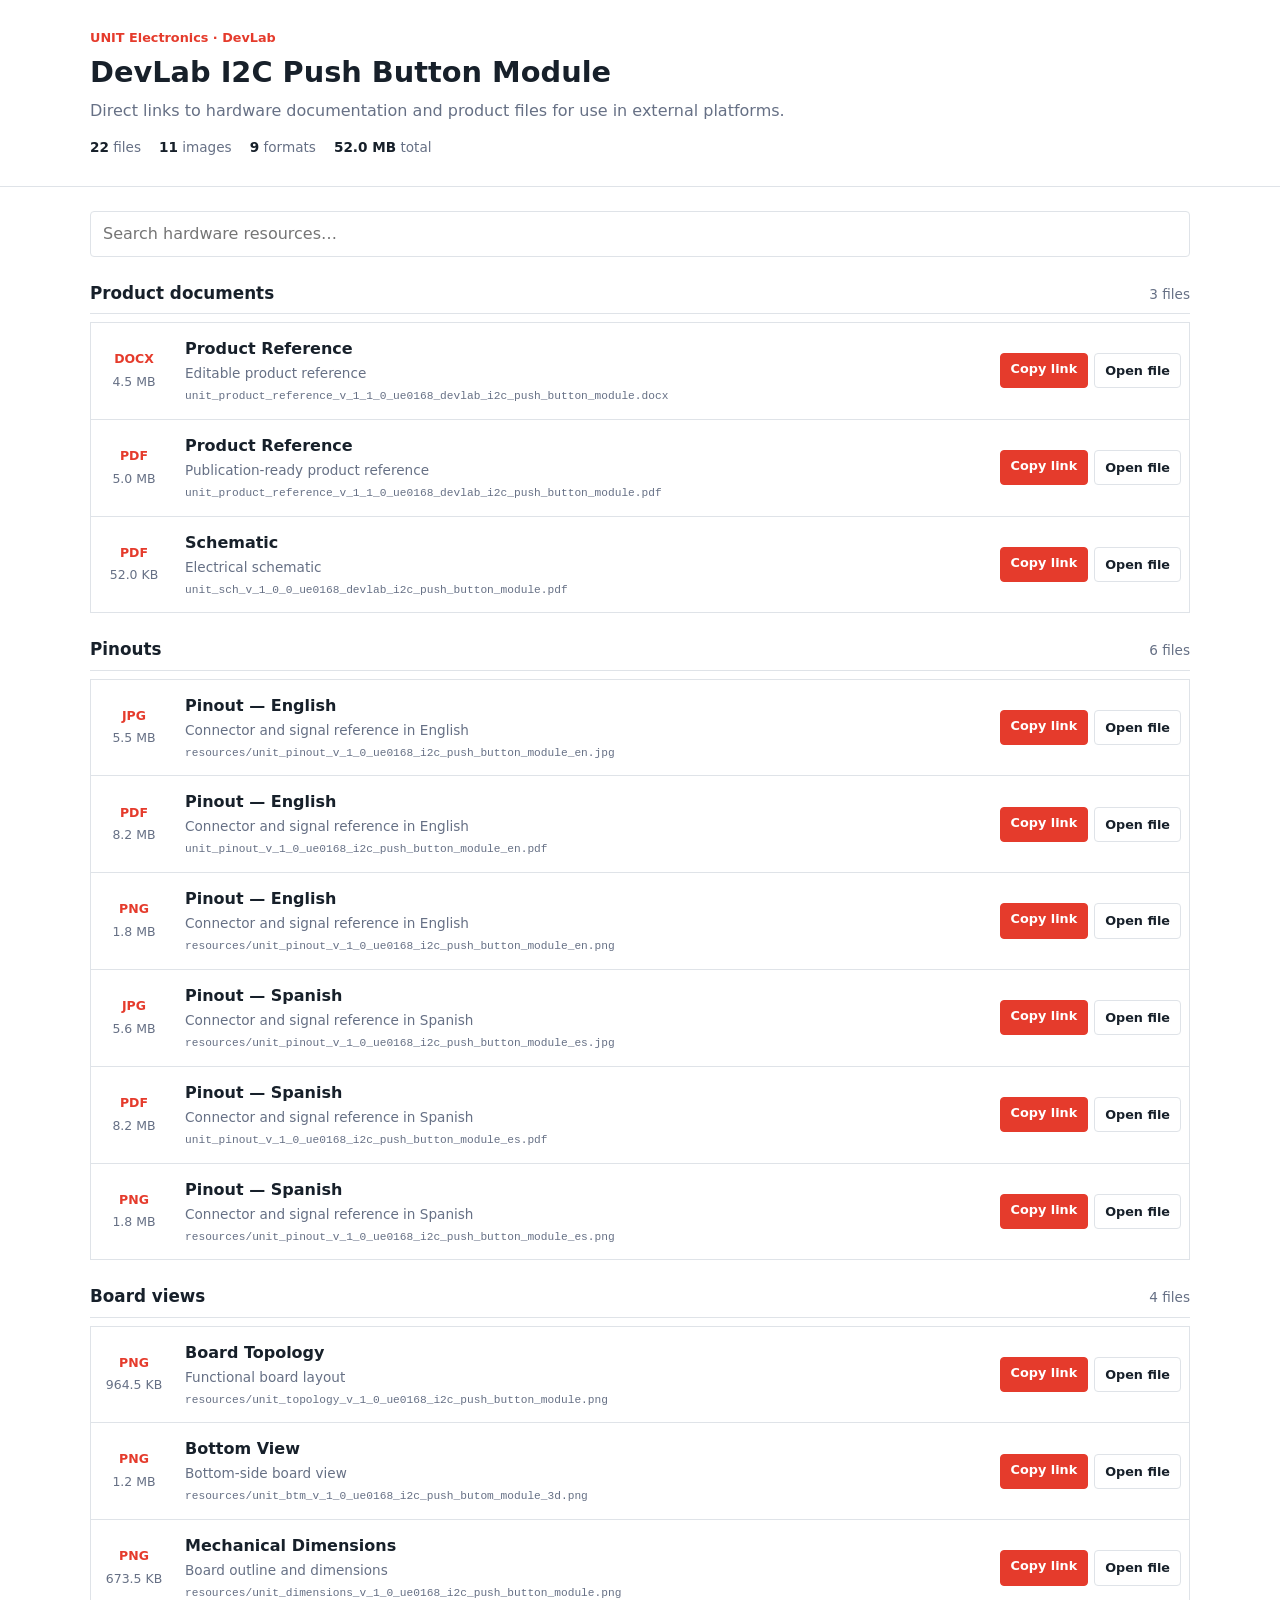
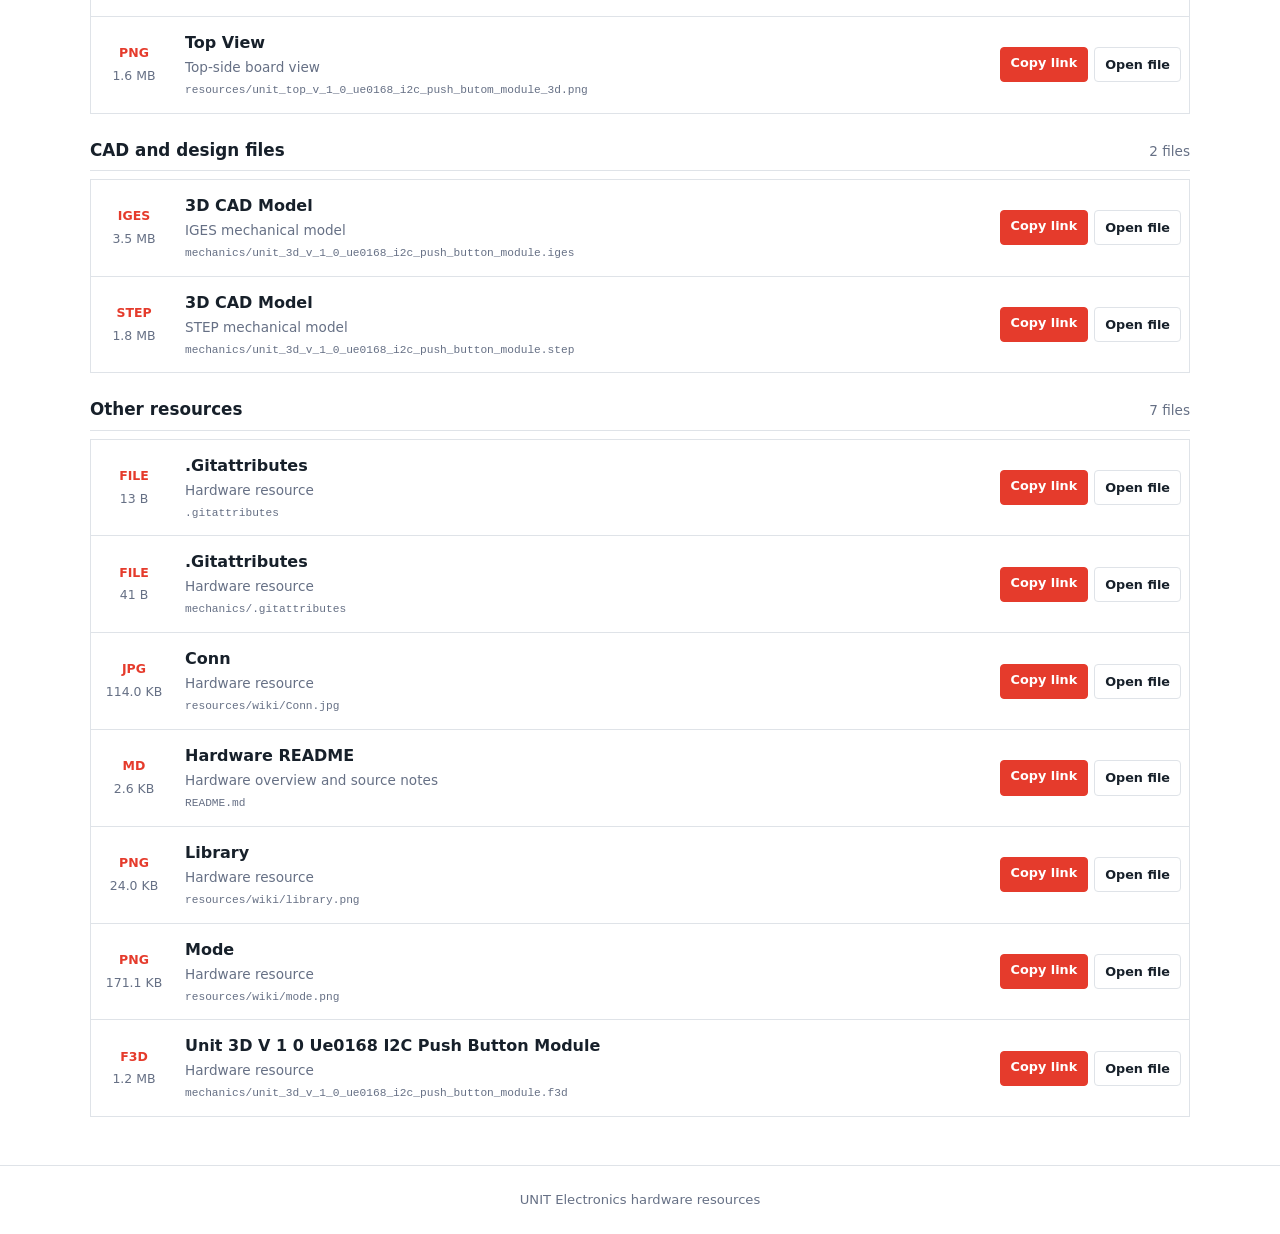
<file: docs/index.html>
<!DOCTYPE html>
<html lang="en">
<head>
  <base href="hardware/">
  <meta charset="UTF-8">
  <meta name="viewport" content="width=device-width, initial-scale=1.0">
  <meta name="description" content="DevLab I2C Push Button Module hardware documentation and downloads">
  <title>DevLab I2C Push Button Module | Hardware Resources</title>
  <style>
    :root {
      --ink: #17202a;
      --muted: #667085;
      --line: #dfe3e8;
      --brand: #e53b2c;
    }
    * { box-sizing: border-box; }
    body {
      margin: 0;
      color: var(--ink);
      font: 16px/1.5 Inter, ui-sans-serif, system-ui, -apple-system, sans-serif;
    }
    .site-header { border-bottom: 1px solid var(--line); }
    .header-content, main {
      width: min(1100px, calc(100% - 32px));
      margin: 0 auto;
    }
    .header-content { padding: 28px 0; }
    .eyebrow {
      margin: 0 0 4px;
      color: var(--brand);
      font-size: .8rem;
      font-weight: 700;
    }
    h1 { margin: 0; font-size: 1.8rem; }
    .subtitle { margin: 5px 0 0; color: var(--muted); }
    .summary {
      display: flex;
      flex-wrap: wrap;
      gap: 18px;
      margin-top: 14px;
      color: var(--muted);
      font-size: .85rem;
    }
    .summary strong { color: var(--ink); }
    main { padding: 24px 0 48px; }
    .toolbar { margin-bottom: 24px; }
    .search {
      width: 100%;
      padding: 10px 12px;
      border: 1px solid var(--line);
      border-radius: 4px;
      color: var(--ink);
      font: inherit;
    }
    .search:focus { outline: 2px solid #f6c4bf; border-color: var(--brand); }
    .resource-section { margin-top: 24px; }
    .section-heading {
      display: flex;
      align-items: baseline;
      justify-content: space-between;
      margin-bottom: 8px;
      border-bottom: 1px solid var(--line);
    }
    .section-heading h2 { margin: 0 0 7px; font-size: 1.05rem; }
    .section-heading span { color: var(--muted); font-size: .85rem; }
    .resource-list { border-top: 1px solid var(--line); }
    .resource-item {
      display: grid;
      grid-template-columns: 70px minmax(0, 1fr) auto;
      align-items: center;
      gap: 16px;
      padding: 14px 8px;
      border: 1px solid var(--line);
      border-top: 0;
    }
    .file-meta { display: grid; gap: 4px; text-align: center; }
    .file-type {
      color: var(--brand);
      font-size: .78rem;
    }
    .file-size { color: var(--muted); font-size: .78rem; }
    .resource-details { min-width: 0; }
    .resource-item h3 { margin: 0; font-size: 1rem; }
    .resource-item p {
      display: inline;
      margin: 0 8px 0 0;
      color: var(--muted);
      font-size: .85rem;
    }
    .resource-item code {
      display: block;
      overflow: hidden;
      margin-top: 3px;
      color: var(--muted);
      font-size: .7rem;
      text-overflow: ellipsis;
      white-space: nowrap;
    }
    .actions { display: flex; gap: 6px; }
    .button {
      display: inline-flex;
      justify-content: center;
      padding: 7px 10px;
      border: 1px solid var(--line);
      border-radius: 4px;
      color: var(--ink);
      background: #fff;
      cursor: pointer;
      text-decoration: none;
      font-size: .8rem;
      font-weight: 600;
      font-family: inherit;
    }
    .button:hover { border-color: #aeb4bd; }
    .button.primary { color: #fff; border-color: var(--brand); background: var(--brand); }
    .empty-state { display: none; padding: 32px 0; color: var(--muted); text-align: center; }
    footer { padding: 24px 16px; border-top: 1px solid var(--line); color: var(--muted); text-align: center; font-size: .82rem; }
    [hidden] { display: none !important; }
    .visually-hidden {
      position: absolute;
      width: 1px;
      height: 1px;
      padding: 0;
      margin: -1px;
      overflow: hidden;
      clip: rect(0, 0, 0, 0);
      white-space: nowrap;
      border: 0;
    }
    @media (max-width: 680px) {
      .resource-item { grid-template-columns: 52px minmax(0, 1fr); }
      .actions { grid-column: 1 / -1; padding-left: 68px; }
    }
  </style>
</head>
<body>
  <header class="site-header">
    <div class="header-content">
      <p class="eyebrow">UNIT Electronics · DevLab</p>
      <h1>DevLab I2C Push Button Module</h1>
      <p class="subtitle">Direct links to hardware documentation and product files for use in external platforms.</p>
      <div class="summary" aria-label="Resource summary">
        <span><strong>22</strong> files</span>
        <span><strong>11</strong> images</span>
        <span><strong>9</strong> formats</span>
        <span><strong>52.0 MB</strong> total</span>
      </div>
    </div>
  </header>
  <main>
    <div class="toolbar">
      <label for="resource-search" class="visually-hidden">Search hardware resources</label>
      <input id="resource-search" class="search" type="search" placeholder="Search hardware resources…" autocomplete="off">
    </div>

      <section class="resource-section">
        <div class="section-heading">
          <h2>Product documents</h2>
          <span>3 files</span>
        </div>
        <div class="resource-list">
        <article class="resource-item" data-search="product reference unit_product_reference_v_1_1_0_ue0168_devlab_i2c_push_button_module.docx editable product reference">
          <div class="file-meta">
            <strong class="file-type">DOCX</strong>
            <span class="file-size">4.5 MB</span>
          </div>
          <div class="resource-details">
            <h3>Product Reference</h3>
            <p>Editable product reference</p>
            <code title="unit_product_reference_v_1_1_0_ue0168_devlab_i2c_push_button_module.docx">unit_product_reference_v_1_1_0_ue0168_devlab_i2c_push_button_module.docx</code>
          </div>
          <div class="actions">
            <button class="button primary copy-link" type="button" data-url="unit_product_reference_v_1_1_0_ue0168_devlab_i2c_push_button_module.docx">Copy link</button>
            <a class="button" href="unit_product_reference_v_1_1_0_ue0168_devlab_i2c_push_button_module.docx" target="_blank" rel="noopener">Open file</a>
          </div>
        </article>

        <article class="resource-item" data-search="product reference unit_product_reference_v_1_1_0_ue0168_devlab_i2c_push_button_module.pdf publication-ready product reference">
          <div class="file-meta">
            <strong class="file-type">PDF</strong>
            <span class="file-size">5.0 MB</span>
          </div>
          <div class="resource-details">
            <h3>Product Reference</h3>
            <p>Publication-ready product reference</p>
            <code title="unit_product_reference_v_1_1_0_ue0168_devlab_i2c_push_button_module.pdf">unit_product_reference_v_1_1_0_ue0168_devlab_i2c_push_button_module.pdf</code>
          </div>
          <div class="actions">
            <button class="button primary copy-link" type="button" data-url="unit_product_reference_v_1_1_0_ue0168_devlab_i2c_push_button_module.pdf">Copy link</button>
            <a class="button" href="unit_product_reference_v_1_1_0_ue0168_devlab_i2c_push_button_module.pdf" target="_blank" rel="noopener">Open file</a>
          </div>
        </article>

        <article class="resource-item" data-search="schematic unit_sch_v_1_0_0_ue0168_devlab_i2c_push_button_module.pdf electrical schematic">
          <div class="file-meta">
            <strong class="file-type">PDF</strong>
            <span class="file-size">52.0 KB</span>
          </div>
          <div class="resource-details">
            <h3>Schematic</h3>
            <p>Electrical schematic</p>
            <code title="unit_sch_v_1_0_0_ue0168_devlab_i2c_push_button_module.pdf">unit_sch_v_1_0_0_ue0168_devlab_i2c_push_button_module.pdf</code>
          </div>
          <div class="actions">
            <button class="button primary copy-link" type="button" data-url="unit_sch_v_1_0_0_ue0168_devlab_i2c_push_button_module.pdf">Copy link</button>
            <a class="button" href="unit_sch_v_1_0_0_ue0168_devlab_i2c_push_button_module.pdf" target="_blank" rel="noopener">Open file</a>
          </div>
        </article>
        </div>
      </section>
      <section class="resource-section">
        <div class="section-heading">
          <h2>Pinouts</h2>
          <span>6 files</span>
        </div>
        <div class="resource-list">
        <article class="resource-item" data-search="pinout — english resources/unit_pinout_v_1_0_ue0168_i2c_push_button_module_en.jpg connector and signal reference in english">
          <div class="file-meta">
            <strong class="file-type">JPG</strong>
            <span class="file-size">5.5 MB</span>
          </div>
          <div class="resource-details">
            <h3>Pinout — English</h3>
            <p>Connector and signal reference in English</p>
            <code title="resources/unit_pinout_v_1_0_ue0168_i2c_push_button_module_en.jpg">resources/unit_pinout_v_1_0_ue0168_i2c_push_button_module_en.jpg</code>
          </div>
          <div class="actions">
            <button class="button primary copy-link" type="button" data-url="resources/unit_pinout_v_1_0_ue0168_i2c_push_button_module_en.jpg">Copy link</button>
            <a class="button" href="resources/unit_pinout_v_1_0_ue0168_i2c_push_button_module_en.jpg" target="_blank" rel="noopener">Open file</a>
          </div>
        </article>

        <article class="resource-item" data-search="pinout — english unit_pinout_v_1_0_ue0168_i2c_push_button_module_en.pdf connector and signal reference in english">
          <div class="file-meta">
            <strong class="file-type">PDF</strong>
            <span class="file-size">8.2 MB</span>
          </div>
          <div class="resource-details">
            <h3>Pinout — English</h3>
            <p>Connector and signal reference in English</p>
            <code title="unit_pinout_v_1_0_ue0168_i2c_push_button_module_en.pdf">unit_pinout_v_1_0_ue0168_i2c_push_button_module_en.pdf</code>
          </div>
          <div class="actions">
            <button class="button primary copy-link" type="button" data-url="unit_pinout_v_1_0_ue0168_i2c_push_button_module_en.pdf">Copy link</button>
            <a class="button" href="unit_pinout_v_1_0_ue0168_i2c_push_button_module_en.pdf" target="_blank" rel="noopener">Open file</a>
          </div>
        </article>

        <article class="resource-item" data-search="pinout — english resources/unit_pinout_v_1_0_ue0168_i2c_push_button_module_en.png connector and signal reference in english">
          <div class="file-meta">
            <strong class="file-type">PNG</strong>
            <span class="file-size">1.8 MB</span>
          </div>
          <div class="resource-details">
            <h3>Pinout — English</h3>
            <p>Connector and signal reference in English</p>
            <code title="resources/unit_pinout_v_1_0_ue0168_i2c_push_button_module_en.png">resources/unit_pinout_v_1_0_ue0168_i2c_push_button_module_en.png</code>
          </div>
          <div class="actions">
            <button class="button primary copy-link" type="button" data-url="resources/unit_pinout_v_1_0_ue0168_i2c_push_button_module_en.png">Copy link</button>
            <a class="button" href="resources/unit_pinout_v_1_0_ue0168_i2c_push_button_module_en.png" target="_blank" rel="noopener">Open file</a>
          </div>
        </article>

        <article class="resource-item" data-search="pinout — spanish resources/unit_pinout_v_1_0_ue0168_i2c_push_button_module_es.jpg connector and signal reference in spanish">
          <div class="file-meta">
            <strong class="file-type">JPG</strong>
            <span class="file-size">5.6 MB</span>
          </div>
          <div class="resource-details">
            <h3>Pinout — Spanish</h3>
            <p>Connector and signal reference in Spanish</p>
            <code title="resources/unit_pinout_v_1_0_ue0168_i2c_push_button_module_es.jpg">resources/unit_pinout_v_1_0_ue0168_i2c_push_button_module_es.jpg</code>
          </div>
          <div class="actions">
            <button class="button primary copy-link" type="button" data-url="resources/unit_pinout_v_1_0_ue0168_i2c_push_button_module_es.jpg">Copy link</button>
            <a class="button" href="resources/unit_pinout_v_1_0_ue0168_i2c_push_button_module_es.jpg" target="_blank" rel="noopener">Open file</a>
          </div>
        </article>

        <article class="resource-item" data-search="pinout — spanish unit_pinout_v_1_0_ue0168_i2c_push_button_module_es.pdf connector and signal reference in spanish">
          <div class="file-meta">
            <strong class="file-type">PDF</strong>
            <span class="file-size">8.2 MB</span>
          </div>
          <div class="resource-details">
            <h3>Pinout — Spanish</h3>
            <p>Connector and signal reference in Spanish</p>
            <code title="unit_pinout_v_1_0_ue0168_i2c_push_button_module_es.pdf">unit_pinout_v_1_0_ue0168_i2c_push_button_module_es.pdf</code>
          </div>
          <div class="actions">
            <button class="button primary copy-link" type="button" data-url="unit_pinout_v_1_0_ue0168_i2c_push_button_module_es.pdf">Copy link</button>
            <a class="button" href="unit_pinout_v_1_0_ue0168_i2c_push_button_module_es.pdf" target="_blank" rel="noopener">Open file</a>
          </div>
        </article>

        <article class="resource-item" data-search="pinout — spanish resources/unit_pinout_v_1_0_ue0168_i2c_push_button_module_es.png connector and signal reference in spanish">
          <div class="file-meta">
            <strong class="file-type">PNG</strong>
            <span class="file-size">1.8 MB</span>
          </div>
          <div class="resource-details">
            <h3>Pinout — Spanish</h3>
            <p>Connector and signal reference in Spanish</p>
            <code title="resources/unit_pinout_v_1_0_ue0168_i2c_push_button_module_es.png">resources/unit_pinout_v_1_0_ue0168_i2c_push_button_module_es.png</code>
          </div>
          <div class="actions">
            <button class="button primary copy-link" type="button" data-url="resources/unit_pinout_v_1_0_ue0168_i2c_push_button_module_es.png">Copy link</button>
            <a class="button" href="resources/unit_pinout_v_1_0_ue0168_i2c_push_button_module_es.png" target="_blank" rel="noopener">Open file</a>
          </div>
        </article>
        </div>
      </section>
      <section class="resource-section">
        <div class="section-heading">
          <h2>Board views</h2>
          <span>4 files</span>
        </div>
        <div class="resource-list">
        <article class="resource-item" data-search="board topology resources/unit_topology_v_1_0_ue0168_i2c_push_button_module.png functional board layout">
          <div class="file-meta">
            <strong class="file-type">PNG</strong>
            <span class="file-size">964.5 KB</span>
          </div>
          <div class="resource-details">
            <h3>Board Topology</h3>
            <p>Functional board layout</p>
            <code title="resources/unit_topology_v_1_0_ue0168_i2c_push_button_module.png">resources/unit_topology_v_1_0_ue0168_i2c_push_button_module.png</code>
          </div>
          <div class="actions">
            <button class="button primary copy-link" type="button" data-url="resources/unit_topology_v_1_0_ue0168_i2c_push_button_module.png">Copy link</button>
            <a class="button" href="resources/unit_topology_v_1_0_ue0168_i2c_push_button_module.png" target="_blank" rel="noopener">Open file</a>
          </div>
        </article>

        <article class="resource-item" data-search="bottom view resources/unit_btm_v_1_0_ue0168_i2c_push_butom_module_3d.png bottom-side board view">
          <div class="file-meta">
            <strong class="file-type">PNG</strong>
            <span class="file-size">1.2 MB</span>
          </div>
          <div class="resource-details">
            <h3>Bottom View</h3>
            <p>Bottom-side board view</p>
            <code title="resources/unit_btm_v_1_0_ue0168_i2c_push_butom_module_3d.png">resources/unit_btm_v_1_0_ue0168_i2c_push_butom_module_3d.png</code>
          </div>
          <div class="actions">
            <button class="button primary copy-link" type="button" data-url="resources/unit_btm_v_1_0_ue0168_i2c_push_butom_module_3d.png">Copy link</button>
            <a class="button" href="resources/unit_btm_v_1_0_ue0168_i2c_push_butom_module_3d.png" target="_blank" rel="noopener">Open file</a>
          </div>
        </article>

        <article class="resource-item" data-search="mechanical dimensions resources/unit_dimensions_v_1_0_ue0168_i2c_push_button_module.png board outline and dimensions">
          <div class="file-meta">
            <strong class="file-type">PNG</strong>
            <span class="file-size">673.5 KB</span>
          </div>
          <div class="resource-details">
            <h3>Mechanical Dimensions</h3>
            <p>Board outline and dimensions</p>
            <code title="resources/unit_dimensions_v_1_0_ue0168_i2c_push_button_module.png">resources/unit_dimensions_v_1_0_ue0168_i2c_push_button_module.png</code>
          </div>
          <div class="actions">
            <button class="button primary copy-link" type="button" data-url="resources/unit_dimensions_v_1_0_ue0168_i2c_push_button_module.png">Copy link</button>
            <a class="button" href="resources/unit_dimensions_v_1_0_ue0168_i2c_push_button_module.png" target="_blank" rel="noopener">Open file</a>
          </div>
        </article>

        <article class="resource-item" data-search="top view resources/unit_top_v_1_0_ue0168_i2c_push_butom_module_3d.png top-side board view">
          <div class="file-meta">
            <strong class="file-type">PNG</strong>
            <span class="file-size">1.6 MB</span>
          </div>
          <div class="resource-details">
            <h3>Top View</h3>
            <p>Top-side board view</p>
            <code title="resources/unit_top_v_1_0_ue0168_i2c_push_butom_module_3d.png">resources/unit_top_v_1_0_ue0168_i2c_push_butom_module_3d.png</code>
          </div>
          <div class="actions">
            <button class="button primary copy-link" type="button" data-url="resources/unit_top_v_1_0_ue0168_i2c_push_butom_module_3d.png">Copy link</button>
            <a class="button" href="resources/unit_top_v_1_0_ue0168_i2c_push_butom_module_3d.png" target="_blank" rel="noopener">Open file</a>
          </div>
        </article>
        </div>
      </section>
      <section class="resource-section">
        <div class="section-heading">
          <h2>CAD and design files</h2>
          <span>2 files</span>
        </div>
        <div class="resource-list">
        <article class="resource-item" data-search="3d cad model mechanics/unit_3d_v_1_0_ue0168_i2c_push_button_module.iges iges mechanical model">
          <div class="file-meta">
            <strong class="file-type">IGES</strong>
            <span class="file-size">3.5 MB</span>
          </div>
          <div class="resource-details">
            <h3>3D CAD Model</h3>
            <p>IGES mechanical model</p>
            <code title="mechanics/unit_3d_v_1_0_ue0168_i2c_push_button_module.iges">mechanics/unit_3d_v_1_0_ue0168_i2c_push_button_module.iges</code>
          </div>
          <div class="actions">
            <button class="button primary copy-link" type="button" data-url="mechanics/unit_3d_v_1_0_ue0168_i2c_push_button_module.iges">Copy link</button>
            <a class="button" href="mechanics/unit_3d_v_1_0_ue0168_i2c_push_button_module.iges" target="_blank" rel="noopener">Open file</a>
          </div>
        </article>

        <article class="resource-item" data-search="3d cad model mechanics/unit_3d_v_1_0_ue0168_i2c_push_button_module.step step mechanical model">
          <div class="file-meta">
            <strong class="file-type">STEP</strong>
            <span class="file-size">1.8 MB</span>
          </div>
          <div class="resource-details">
            <h3>3D CAD Model</h3>
            <p>STEP mechanical model</p>
            <code title="mechanics/unit_3d_v_1_0_ue0168_i2c_push_button_module.step">mechanics/unit_3d_v_1_0_ue0168_i2c_push_button_module.step</code>
          </div>
          <div class="actions">
            <button class="button primary copy-link" type="button" data-url="mechanics/unit_3d_v_1_0_ue0168_i2c_push_button_module.step">Copy link</button>
            <a class="button" href="mechanics/unit_3d_v_1_0_ue0168_i2c_push_button_module.step" target="_blank" rel="noopener">Open file</a>
          </div>
        </article>
        </div>
      </section>
      <section class="resource-section">
        <div class="section-heading">
          <h2>Other resources</h2>
          <span>7 files</span>
        </div>
        <div class="resource-list">
        <article class="resource-item" data-search=".gitattributes .gitattributes hardware resource">
          <div class="file-meta">
            <strong class="file-type">FILE</strong>
            <span class="file-size">13 B</span>
          </div>
          <div class="resource-details">
            <h3>.Gitattributes</h3>
            <p>Hardware resource</p>
            <code title=".gitattributes">.gitattributes</code>
          </div>
          <div class="actions">
            <button class="button primary copy-link" type="button" data-url=".gitattributes">Copy link</button>
            <a class="button" href=".gitattributes" target="_blank" rel="noopener">Open file</a>
          </div>
        </article>

        <article class="resource-item" data-search=".gitattributes mechanics/.gitattributes hardware resource">
          <div class="file-meta">
            <strong class="file-type">FILE</strong>
            <span class="file-size">41 B</span>
          </div>
          <div class="resource-details">
            <h3>.Gitattributes</h3>
            <p>Hardware resource</p>
            <code title="mechanics/.gitattributes">mechanics/.gitattributes</code>
          </div>
          <div class="actions">
            <button class="button primary copy-link" type="button" data-url="mechanics/.gitattributes">Copy link</button>
            <a class="button" href="mechanics/.gitattributes" target="_blank" rel="noopener">Open file</a>
          </div>
        </article>

        <article class="resource-item" data-search="conn resources/wiki/conn.jpg hardware resource">
          <div class="file-meta">
            <strong class="file-type">JPG</strong>
            <span class="file-size">114.0 KB</span>
          </div>
          <div class="resource-details">
            <h3>Conn</h3>
            <p>Hardware resource</p>
            <code title="resources/wiki/Conn.jpg">resources/wiki/Conn.jpg</code>
          </div>
          <div class="actions">
            <button class="button primary copy-link" type="button" data-url="resources/wiki/Conn.jpg">Copy link</button>
            <a class="button" href="resources/wiki/Conn.jpg" target="_blank" rel="noopener">Open file</a>
          </div>
        </article>

        <article class="resource-item" data-search="hardware readme readme.md hardware overview and source notes">
          <div class="file-meta">
            <strong class="file-type">MD</strong>
            <span class="file-size">2.6 KB</span>
          </div>
          <div class="resource-details">
            <h3>Hardware README</h3>
            <p>Hardware overview and source notes</p>
            <code title="README.md">README.md</code>
          </div>
          <div class="actions">
            <button class="button primary copy-link" type="button" data-url="README.md">Copy link</button>
            <a class="button" href="README.md" target="_blank" rel="noopener">Open file</a>
          </div>
        </article>

        <article class="resource-item" data-search="library resources/wiki/library.png hardware resource">
          <div class="file-meta">
            <strong class="file-type">PNG</strong>
            <span class="file-size">24.0 KB</span>
          </div>
          <div class="resource-details">
            <h3>Library</h3>
            <p>Hardware resource</p>
            <code title="resources/wiki/library.png">resources/wiki/library.png</code>
          </div>
          <div class="actions">
            <button class="button primary copy-link" type="button" data-url="resources/wiki/library.png">Copy link</button>
            <a class="button" href="resources/wiki/library.png" target="_blank" rel="noopener">Open file</a>
          </div>
        </article>

        <article class="resource-item" data-search="mode resources/wiki/mode.png hardware resource">
          <div class="file-meta">
            <strong class="file-type">PNG</strong>
            <span class="file-size">171.1 KB</span>
          </div>
          <div class="resource-details">
            <h3>Mode</h3>
            <p>Hardware resource</p>
            <code title="resources/wiki/mode.png">resources/wiki/mode.png</code>
          </div>
          <div class="actions">
            <button class="button primary copy-link" type="button" data-url="resources/wiki/mode.png">Copy link</button>
            <a class="button" href="resources/wiki/mode.png" target="_blank" rel="noopener">Open file</a>
          </div>
        </article>

        <article class="resource-item" data-search="unit 3d v 1 0 ue0168 i2c push button module mechanics/unit_3d_v_1_0_ue0168_i2c_push_button_module.f3d hardware resource">
          <div class="file-meta">
            <strong class="file-type">F3D</strong>
            <span class="file-size">1.2 MB</span>
          </div>
          <div class="resource-details">
            <h3>Unit 3D V 1 0 Ue0168 I2C Push Button Module</h3>
            <p>Hardware resource</p>
            <code title="mechanics/unit_3d_v_1_0_ue0168_i2c_push_button_module.f3d">mechanics/unit_3d_v_1_0_ue0168_i2c_push_button_module.f3d</code>
          </div>
          <div class="actions">
            <button class="button primary copy-link" type="button" data-url="mechanics/unit_3d_v_1_0_ue0168_i2c_push_button_module.f3d">Copy link</button>
            <a class="button" href="mechanics/unit_3d_v_1_0_ue0168_i2c_push_button_module.f3d" target="_blank" rel="noopener">Open file</a>
          </div>
        </article>
        </div>
      </section>
    <p id="empty-state" class="empty-state">No resources match your search.</p>
  </main>
  <footer>UNIT Electronics hardware resources</footer>
  <script>
    const search = document.getElementById('resource-search');
    const sections = [...document.querySelectorAll('.resource-section')];
    const emptyState = document.getElementById('empty-state');
    const copyText = async (text) => {
      try {
        await navigator.clipboard.writeText(text);
      } catch (error) {
        const input = document.createElement('textarea');
        input.value = text;
        input.style.position = 'fixed';
        input.style.opacity = '0';
        document.body.appendChild(input);
        input.select();
        document.execCommand('copy');
        input.remove();
      }
    };
    document.querySelectorAll('.copy-link').forEach((button) => {
      button.addEventListener('click', async () => {
        const absoluteUrl = new URL(button.dataset.url, document.baseURI).href;
        await copyText(absoluteUrl);
        const originalLabel = button.textContent;
        button.textContent = 'Copied';
        setTimeout(() => { button.textContent = originalLabel; }, 1600);
      });
    });
    search.addEventListener('input', () => {
      const query = search.value.trim().toLowerCase();
      let visibleCards = 0;
      sections.forEach((section) => {
        let sectionCards = 0;
        section.querySelectorAll('.resource-item').forEach((card) => {
          const match = card.dataset.search.includes(query);
          card.hidden = !match;
          sectionCards += Number(match);
        });
        section.hidden = sectionCards === 0;
        visibleCards += sectionCards;
      });
      emptyState.style.display = visibleCards ? 'none' : 'block';
    });
  </script>
</body>
</html>
</file>
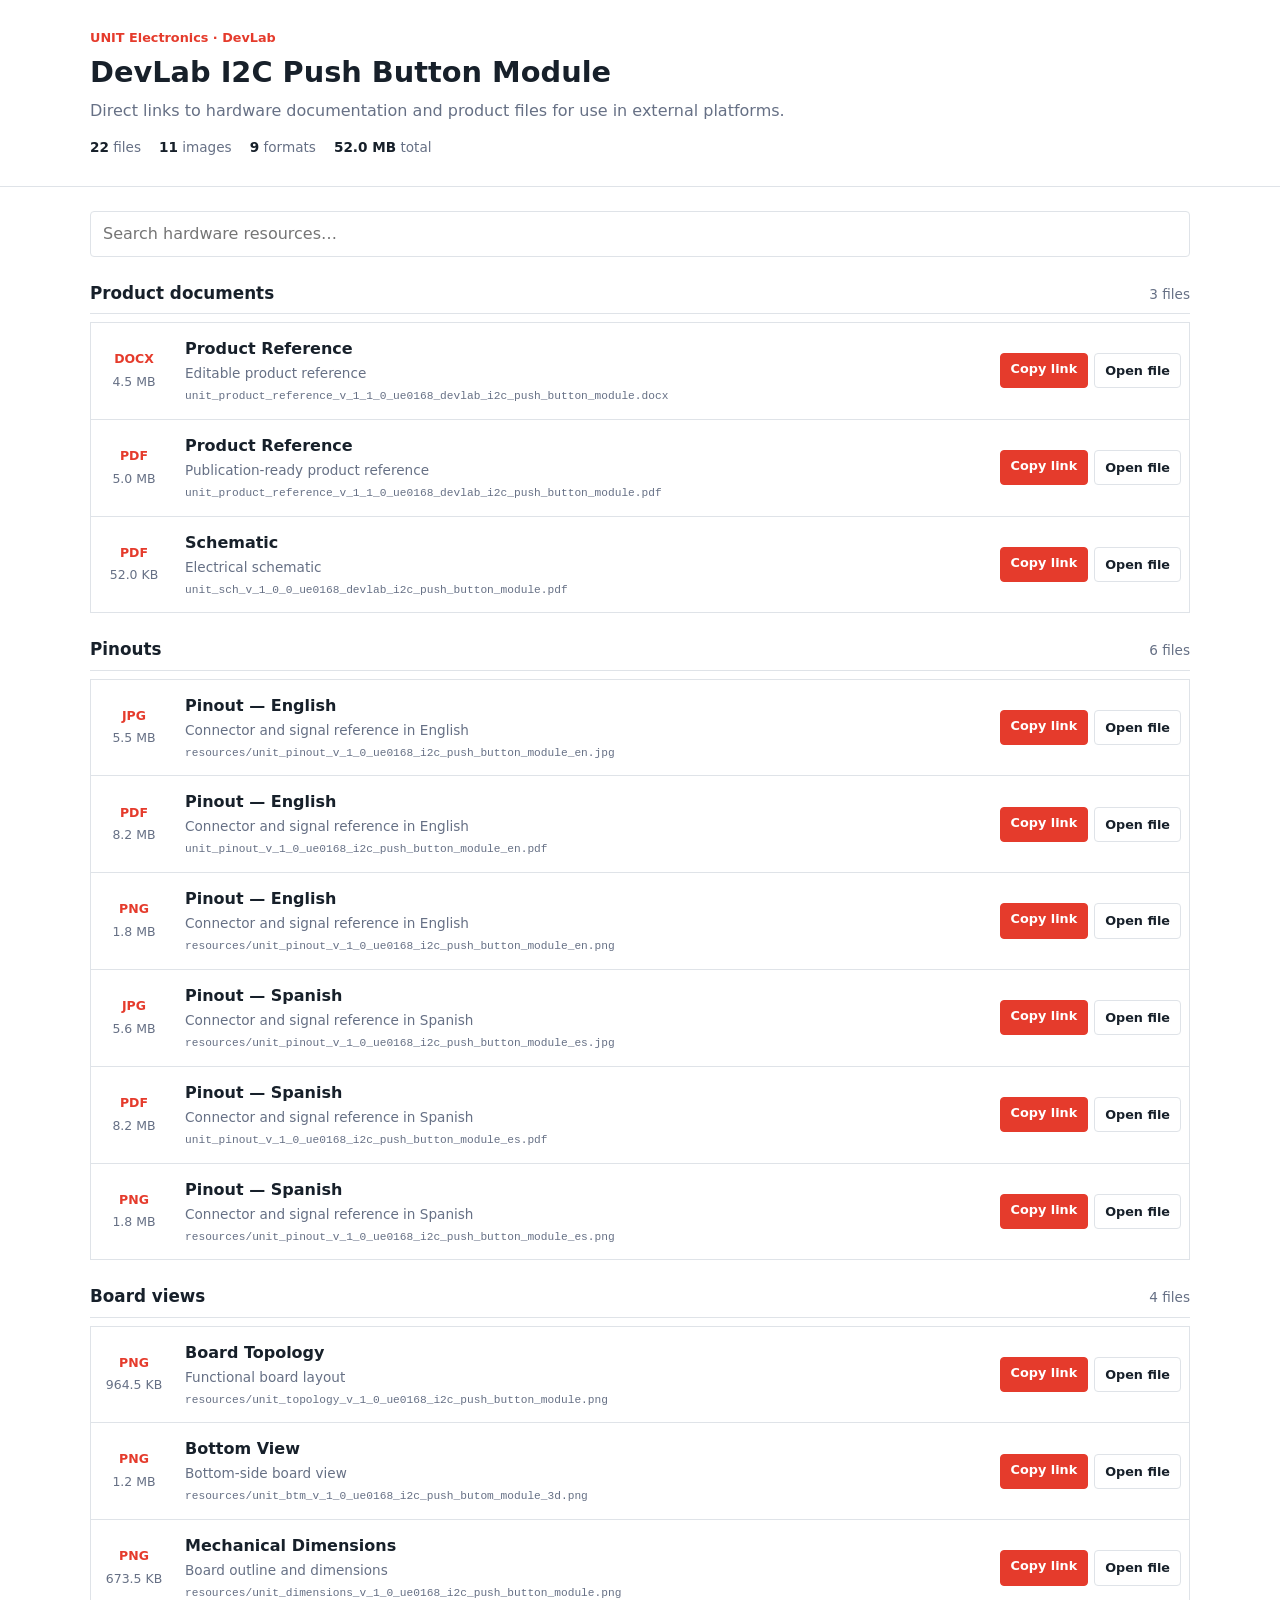
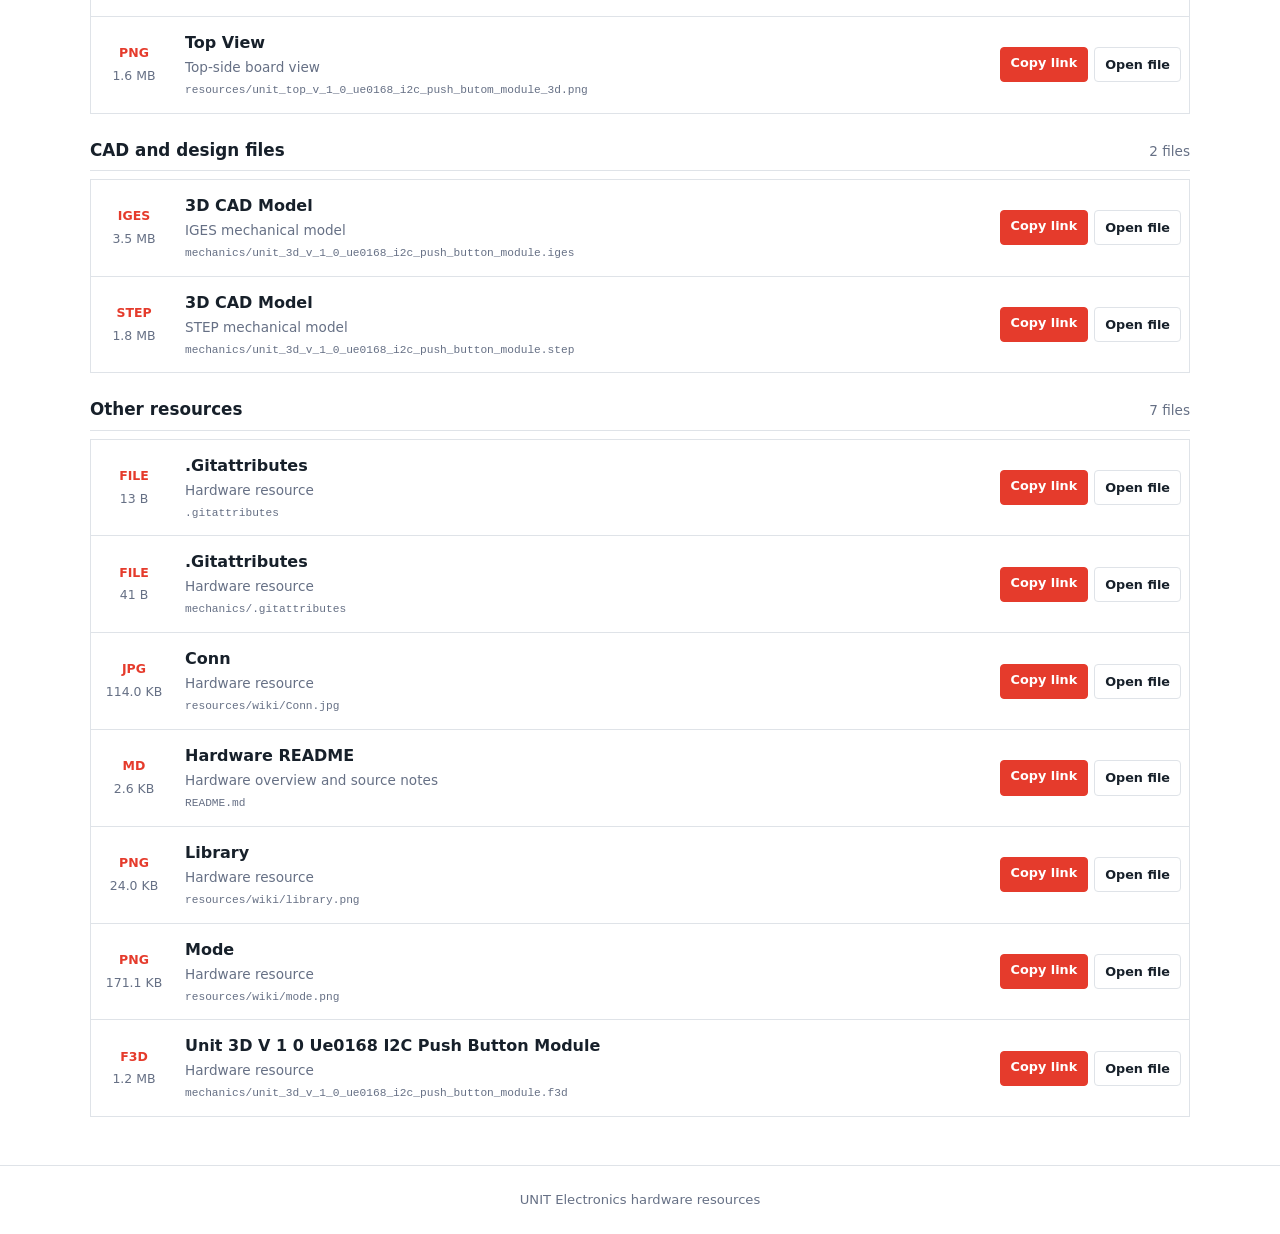
<file: docs/hardware/index.html>
<!DOCTYPE html>
<html lang="en">
<head>
  <meta charset="UTF-8">
  <meta name="viewport" content="width=device-width, initial-scale=1.0">
  <meta name="description" content="DevLab I2C Push Button Module hardware documentation and downloads">
  <title>DevLab I2C Push Button Module | Hardware Resources</title>
  <style>
    :root {
      --ink: #17202a;
      --muted: #667085;
      --line: #dfe3e8;
      --brand: #e53b2c;
    }
    * { box-sizing: border-box; }
    body {
      margin: 0;
      color: var(--ink);
      font: 16px/1.5 Inter, ui-sans-serif, system-ui, -apple-system, sans-serif;
    }
    .site-header { border-bottom: 1px solid var(--line); }
    .header-content, main {
      width: min(1100px, calc(100% - 32px));
      margin: 0 auto;
    }
    .header-content { padding: 28px 0; }
    .eyebrow {
      margin: 0 0 4px;
      color: var(--brand);
      font-size: .8rem;
      font-weight: 700;
    }
    h1 { margin: 0; font-size: 1.8rem; }
    .subtitle { margin: 5px 0 0; color: var(--muted); }
    .summary {
      display: flex;
      flex-wrap: wrap;
      gap: 18px;
      margin-top: 14px;
      color: var(--muted);
      font-size: .85rem;
    }
    .summary strong { color: var(--ink); }
    main { padding: 24px 0 48px; }
    .toolbar { margin-bottom: 24px; }
    .search {
      width: 100%;
      padding: 10px 12px;
      border: 1px solid var(--line);
      border-radius: 4px;
      color: var(--ink);
      font: inherit;
    }
    .search:focus { outline: 2px solid #f6c4bf; border-color: var(--brand); }
    .resource-section { margin-top: 24px; }
    .section-heading {
      display: flex;
      align-items: baseline;
      justify-content: space-between;
      margin-bottom: 8px;
      border-bottom: 1px solid var(--line);
    }
    .section-heading h2 { margin: 0 0 7px; font-size: 1.05rem; }
    .section-heading span { color: var(--muted); font-size: .85rem; }
    .resource-list { border-top: 1px solid var(--line); }
    .resource-item {
      display: grid;
      grid-template-columns: 70px minmax(0, 1fr) auto;
      align-items: center;
      gap: 16px;
      padding: 14px 8px;
      border: 1px solid var(--line);
      border-top: 0;
    }
    .file-meta { display: grid; gap: 4px; text-align: center; }
    .file-type {
      color: var(--brand);
      font-size: .78rem;
    }
    .file-size { color: var(--muted); font-size: .78rem; }
    .resource-details { min-width: 0; }
    .resource-item h3 { margin: 0; font-size: 1rem; }
    .resource-item p {
      display: inline;
      margin: 0 8px 0 0;
      color: var(--muted);
      font-size: .85rem;
    }
    .resource-item code {
      display: block;
      overflow: hidden;
      margin-top: 3px;
      color: var(--muted);
      font-size: .7rem;
      text-overflow: ellipsis;
      white-space: nowrap;
    }
    .actions { display: flex; gap: 6px; }
    .button {
      display: inline-flex;
      justify-content: center;
      padding: 7px 10px;
      border: 1px solid var(--line);
      border-radius: 4px;
      color: var(--ink);
      background: #fff;
      cursor: pointer;
      text-decoration: none;
      font-size: .8rem;
      font-weight: 600;
      font-family: inherit;
    }
    .button:hover { border-color: #aeb4bd; }
    .button.primary { color: #fff; border-color: var(--brand); background: var(--brand); }
    .empty-state { display: none; padding: 32px 0; color: var(--muted); text-align: center; }
    footer { padding: 24px 16px; border-top: 1px solid var(--line); color: var(--muted); text-align: center; font-size: .82rem; }
    [hidden] { display: none !important; }
    .visually-hidden {
      position: absolute;
      width: 1px;
      height: 1px;
      padding: 0;
      margin: -1px;
      overflow: hidden;
      clip: rect(0, 0, 0, 0);
      white-space: nowrap;
      border: 0;
    }
    @media (max-width: 680px) {
      .resource-item { grid-template-columns: 52px minmax(0, 1fr); }
      .actions { grid-column: 1 / -1; padding-left: 68px; }
    }
  </style>
</head>
<body>
  <header class="site-header">
    <div class="header-content">
      <p class="eyebrow">UNIT Electronics · DevLab</p>
      <h1>DevLab I2C Push Button Module</h1>
      <p class="subtitle">Direct links to hardware documentation and product files for use in external platforms.</p>
      <div class="summary" aria-label="Resource summary">
        <span><strong>22</strong> files</span>
        <span><strong>11</strong> images</span>
        <span><strong>9</strong> formats</span>
        <span><strong>52.0 MB</strong> total</span>
      </div>
    </div>
  </header>
  <main>
    <div class="toolbar">
      <label for="resource-search" class="visually-hidden">Search hardware resources</label>
      <input id="resource-search" class="search" type="search" placeholder="Search hardware resources…" autocomplete="off">
    </div>

      <section class="resource-section">
        <div class="section-heading">
          <h2>Product documents</h2>
          <span>3 files</span>
        </div>
        <div class="resource-list">
        <article class="resource-item" data-search="product reference unit_product_reference_v_1_1_0_ue0168_devlab_i2c_push_button_module.docx editable product reference">
          <div class="file-meta">
            <strong class="file-type">DOCX</strong>
            <span class="file-size">4.5 MB</span>
          </div>
          <div class="resource-details">
            <h3>Product Reference</h3>
            <p>Editable product reference</p>
            <code title="unit_product_reference_v_1_1_0_ue0168_devlab_i2c_push_button_module.docx">unit_product_reference_v_1_1_0_ue0168_devlab_i2c_push_button_module.docx</code>
          </div>
          <div class="actions">
            <button class="button primary copy-link" type="button" data-url="unit_product_reference_v_1_1_0_ue0168_devlab_i2c_push_button_module.docx">Copy link</button>
            <a class="button" href="unit_product_reference_v_1_1_0_ue0168_devlab_i2c_push_button_module.docx" target="_blank" rel="noopener">Open file</a>
          </div>
        </article>

        <article class="resource-item" data-search="product reference unit_product_reference_v_1_1_0_ue0168_devlab_i2c_push_button_module.pdf publication-ready product reference">
          <div class="file-meta">
            <strong class="file-type">PDF</strong>
            <span class="file-size">5.0 MB</span>
          </div>
          <div class="resource-details">
            <h3>Product Reference</h3>
            <p>Publication-ready product reference</p>
            <code title="unit_product_reference_v_1_1_0_ue0168_devlab_i2c_push_button_module.pdf">unit_product_reference_v_1_1_0_ue0168_devlab_i2c_push_button_module.pdf</code>
          </div>
          <div class="actions">
            <button class="button primary copy-link" type="button" data-url="unit_product_reference_v_1_1_0_ue0168_devlab_i2c_push_button_module.pdf">Copy link</button>
            <a class="button" href="unit_product_reference_v_1_1_0_ue0168_devlab_i2c_push_button_module.pdf" target="_blank" rel="noopener">Open file</a>
          </div>
        </article>

        <article class="resource-item" data-search="schematic unit_sch_v_1_0_0_ue0168_devlab_i2c_push_button_module.pdf electrical schematic">
          <div class="file-meta">
            <strong class="file-type">PDF</strong>
            <span class="file-size">52.0 KB</span>
          </div>
          <div class="resource-details">
            <h3>Schematic</h3>
            <p>Electrical schematic</p>
            <code title="unit_sch_v_1_0_0_ue0168_devlab_i2c_push_button_module.pdf">unit_sch_v_1_0_0_ue0168_devlab_i2c_push_button_module.pdf</code>
          </div>
          <div class="actions">
            <button class="button primary copy-link" type="button" data-url="unit_sch_v_1_0_0_ue0168_devlab_i2c_push_button_module.pdf">Copy link</button>
            <a class="button" href="unit_sch_v_1_0_0_ue0168_devlab_i2c_push_button_module.pdf" target="_blank" rel="noopener">Open file</a>
          </div>
        </article>
        </div>
      </section>
      <section class="resource-section">
        <div class="section-heading">
          <h2>Pinouts</h2>
          <span>6 files</span>
        </div>
        <div class="resource-list">
        <article class="resource-item" data-search="pinout — english resources/unit_pinout_v_1_0_ue0168_i2c_push_button_module_en.jpg connector and signal reference in english">
          <div class="file-meta">
            <strong class="file-type">JPG</strong>
            <span class="file-size">5.5 MB</span>
          </div>
          <div class="resource-details">
            <h3>Pinout — English</h3>
            <p>Connector and signal reference in English</p>
            <code title="resources/unit_pinout_v_1_0_ue0168_i2c_push_button_module_en.jpg">resources/unit_pinout_v_1_0_ue0168_i2c_push_button_module_en.jpg</code>
          </div>
          <div class="actions">
            <button class="button primary copy-link" type="button" data-url="resources/unit_pinout_v_1_0_ue0168_i2c_push_button_module_en.jpg">Copy link</button>
            <a class="button" href="resources/unit_pinout_v_1_0_ue0168_i2c_push_button_module_en.jpg" target="_blank" rel="noopener">Open file</a>
          </div>
        </article>

        <article class="resource-item" data-search="pinout — english unit_pinout_v_1_0_ue0168_i2c_push_button_module_en.pdf connector and signal reference in english">
          <div class="file-meta">
            <strong class="file-type">PDF</strong>
            <span class="file-size">8.2 MB</span>
          </div>
          <div class="resource-details">
            <h3>Pinout — English</h3>
            <p>Connector and signal reference in English</p>
            <code title="unit_pinout_v_1_0_ue0168_i2c_push_button_module_en.pdf">unit_pinout_v_1_0_ue0168_i2c_push_button_module_en.pdf</code>
          </div>
          <div class="actions">
            <button class="button primary copy-link" type="button" data-url="unit_pinout_v_1_0_ue0168_i2c_push_button_module_en.pdf">Copy link</button>
            <a class="button" href="unit_pinout_v_1_0_ue0168_i2c_push_button_module_en.pdf" target="_blank" rel="noopener">Open file</a>
          </div>
        </article>

        <article class="resource-item" data-search="pinout — english resources/unit_pinout_v_1_0_ue0168_i2c_push_button_module_en.png connector and signal reference in english">
          <div class="file-meta">
            <strong class="file-type">PNG</strong>
            <span class="file-size">1.8 MB</span>
          </div>
          <div class="resource-details">
            <h3>Pinout — English</h3>
            <p>Connector and signal reference in English</p>
            <code title="resources/unit_pinout_v_1_0_ue0168_i2c_push_button_module_en.png">resources/unit_pinout_v_1_0_ue0168_i2c_push_button_module_en.png</code>
          </div>
          <div class="actions">
            <button class="button primary copy-link" type="button" data-url="resources/unit_pinout_v_1_0_ue0168_i2c_push_button_module_en.png">Copy link</button>
            <a class="button" href="resources/unit_pinout_v_1_0_ue0168_i2c_push_button_module_en.png" target="_blank" rel="noopener">Open file</a>
          </div>
        </article>

        <article class="resource-item" data-search="pinout — spanish resources/unit_pinout_v_1_0_ue0168_i2c_push_button_module_es.jpg connector and signal reference in spanish">
          <div class="file-meta">
            <strong class="file-type">JPG</strong>
            <span class="file-size">5.6 MB</span>
          </div>
          <div class="resource-details">
            <h3>Pinout — Spanish</h3>
            <p>Connector and signal reference in Spanish</p>
            <code title="resources/unit_pinout_v_1_0_ue0168_i2c_push_button_module_es.jpg">resources/unit_pinout_v_1_0_ue0168_i2c_push_button_module_es.jpg</code>
          </div>
          <div class="actions">
            <button class="button primary copy-link" type="button" data-url="resources/unit_pinout_v_1_0_ue0168_i2c_push_button_module_es.jpg">Copy link</button>
            <a class="button" href="resources/unit_pinout_v_1_0_ue0168_i2c_push_button_module_es.jpg" target="_blank" rel="noopener">Open file</a>
          </div>
        </article>

        <article class="resource-item" data-search="pinout — spanish unit_pinout_v_1_0_ue0168_i2c_push_button_module_es.pdf connector and signal reference in spanish">
          <div class="file-meta">
            <strong class="file-type">PDF</strong>
            <span class="file-size">8.2 MB</span>
          </div>
          <div class="resource-details">
            <h3>Pinout — Spanish</h3>
            <p>Connector and signal reference in Spanish</p>
            <code title="unit_pinout_v_1_0_ue0168_i2c_push_button_module_es.pdf">unit_pinout_v_1_0_ue0168_i2c_push_button_module_es.pdf</code>
          </div>
          <div class="actions">
            <button class="button primary copy-link" type="button" data-url="unit_pinout_v_1_0_ue0168_i2c_push_button_module_es.pdf">Copy link</button>
            <a class="button" href="unit_pinout_v_1_0_ue0168_i2c_push_button_module_es.pdf" target="_blank" rel="noopener">Open file</a>
          </div>
        </article>

        <article class="resource-item" data-search="pinout — spanish resources/unit_pinout_v_1_0_ue0168_i2c_push_button_module_es.png connector and signal reference in spanish">
          <div class="file-meta">
            <strong class="file-type">PNG</strong>
            <span class="file-size">1.8 MB</span>
          </div>
          <div class="resource-details">
            <h3>Pinout — Spanish</h3>
            <p>Connector and signal reference in Spanish</p>
            <code title="resources/unit_pinout_v_1_0_ue0168_i2c_push_button_module_es.png">resources/unit_pinout_v_1_0_ue0168_i2c_push_button_module_es.png</code>
          </div>
          <div class="actions">
            <button class="button primary copy-link" type="button" data-url="resources/unit_pinout_v_1_0_ue0168_i2c_push_button_module_es.png">Copy link</button>
            <a class="button" href="resources/unit_pinout_v_1_0_ue0168_i2c_push_button_module_es.png" target="_blank" rel="noopener">Open file</a>
          </div>
        </article>
        </div>
      </section>
      <section class="resource-section">
        <div class="section-heading">
          <h2>Board views</h2>
          <span>4 files</span>
        </div>
        <div class="resource-list">
        <article class="resource-item" data-search="board topology resources/unit_topology_v_1_0_ue0168_i2c_push_button_module.png functional board layout">
          <div class="file-meta">
            <strong class="file-type">PNG</strong>
            <span class="file-size">964.5 KB</span>
          </div>
          <div class="resource-details">
            <h3>Board Topology</h3>
            <p>Functional board layout</p>
            <code title="resources/unit_topology_v_1_0_ue0168_i2c_push_button_module.png">resources/unit_topology_v_1_0_ue0168_i2c_push_button_module.png</code>
          </div>
          <div class="actions">
            <button class="button primary copy-link" type="button" data-url="resources/unit_topology_v_1_0_ue0168_i2c_push_button_module.png">Copy link</button>
            <a class="button" href="resources/unit_topology_v_1_0_ue0168_i2c_push_button_module.png" target="_blank" rel="noopener">Open file</a>
          </div>
        </article>

        <article class="resource-item" data-search="bottom view resources/unit_btm_v_1_0_ue0168_i2c_push_butom_module_3d.png bottom-side board view">
          <div class="file-meta">
            <strong class="file-type">PNG</strong>
            <span class="file-size">1.2 MB</span>
          </div>
          <div class="resource-details">
            <h3>Bottom View</h3>
            <p>Bottom-side board view</p>
            <code title="resources/unit_btm_v_1_0_ue0168_i2c_push_butom_module_3d.png">resources/unit_btm_v_1_0_ue0168_i2c_push_butom_module_3d.png</code>
          </div>
          <div class="actions">
            <button class="button primary copy-link" type="button" data-url="resources/unit_btm_v_1_0_ue0168_i2c_push_butom_module_3d.png">Copy link</button>
            <a class="button" href="resources/unit_btm_v_1_0_ue0168_i2c_push_butom_module_3d.png" target="_blank" rel="noopener">Open file</a>
          </div>
        </article>

        <article class="resource-item" data-search="mechanical dimensions resources/unit_dimensions_v_1_0_ue0168_i2c_push_button_module.png board outline and dimensions">
          <div class="file-meta">
            <strong class="file-type">PNG</strong>
            <span class="file-size">673.5 KB</span>
          </div>
          <div class="resource-details">
            <h3>Mechanical Dimensions</h3>
            <p>Board outline and dimensions</p>
            <code title="resources/unit_dimensions_v_1_0_ue0168_i2c_push_button_module.png">resources/unit_dimensions_v_1_0_ue0168_i2c_push_button_module.png</code>
          </div>
          <div class="actions">
            <button class="button primary copy-link" type="button" data-url="resources/unit_dimensions_v_1_0_ue0168_i2c_push_button_module.png">Copy link</button>
            <a class="button" href="resources/unit_dimensions_v_1_0_ue0168_i2c_push_button_module.png" target="_blank" rel="noopener">Open file</a>
          </div>
        </article>

        <article class="resource-item" data-search="top view resources/unit_top_v_1_0_ue0168_i2c_push_butom_module_3d.png top-side board view">
          <div class="file-meta">
            <strong class="file-type">PNG</strong>
            <span class="file-size">1.6 MB</span>
          </div>
          <div class="resource-details">
            <h3>Top View</h3>
            <p>Top-side board view</p>
            <code title="resources/unit_top_v_1_0_ue0168_i2c_push_butom_module_3d.png">resources/unit_top_v_1_0_ue0168_i2c_push_butom_module_3d.png</code>
          </div>
          <div class="actions">
            <button class="button primary copy-link" type="button" data-url="resources/unit_top_v_1_0_ue0168_i2c_push_butom_module_3d.png">Copy link</button>
            <a class="button" href="resources/unit_top_v_1_0_ue0168_i2c_push_butom_module_3d.png" target="_blank" rel="noopener">Open file</a>
          </div>
        </article>
        </div>
      </section>
      <section class="resource-section">
        <div class="section-heading">
          <h2>CAD and design files</h2>
          <span>2 files</span>
        </div>
        <div class="resource-list">
        <article class="resource-item" data-search="3d cad model mechanics/unit_3d_v_1_0_ue0168_i2c_push_button_module.iges iges mechanical model">
          <div class="file-meta">
            <strong class="file-type">IGES</strong>
            <span class="file-size">3.5 MB</span>
          </div>
          <div class="resource-details">
            <h3>3D CAD Model</h3>
            <p>IGES mechanical model</p>
            <code title="mechanics/unit_3d_v_1_0_ue0168_i2c_push_button_module.iges">mechanics/unit_3d_v_1_0_ue0168_i2c_push_button_module.iges</code>
          </div>
          <div class="actions">
            <button class="button primary copy-link" type="button" data-url="mechanics/unit_3d_v_1_0_ue0168_i2c_push_button_module.iges">Copy link</button>
            <a class="button" href="mechanics/unit_3d_v_1_0_ue0168_i2c_push_button_module.iges" target="_blank" rel="noopener">Open file</a>
          </div>
        </article>

        <article class="resource-item" data-search="3d cad model mechanics/unit_3d_v_1_0_ue0168_i2c_push_button_module.step step mechanical model">
          <div class="file-meta">
            <strong class="file-type">STEP</strong>
            <span class="file-size">1.8 MB</span>
          </div>
          <div class="resource-details">
            <h3>3D CAD Model</h3>
            <p>STEP mechanical model</p>
            <code title="mechanics/unit_3d_v_1_0_ue0168_i2c_push_button_module.step">mechanics/unit_3d_v_1_0_ue0168_i2c_push_button_module.step</code>
          </div>
          <div class="actions">
            <button class="button primary copy-link" type="button" data-url="mechanics/unit_3d_v_1_0_ue0168_i2c_push_button_module.step">Copy link</button>
            <a class="button" href="mechanics/unit_3d_v_1_0_ue0168_i2c_push_button_module.step" target="_blank" rel="noopener">Open file</a>
          </div>
        </article>
        </div>
      </section>
      <section class="resource-section">
        <div class="section-heading">
          <h2>Other resources</h2>
          <span>7 files</span>
        </div>
        <div class="resource-list">
        <article class="resource-item" data-search=".gitattributes .gitattributes hardware resource">
          <div class="file-meta">
            <strong class="file-type">FILE</strong>
            <span class="file-size">13 B</span>
          </div>
          <div class="resource-details">
            <h3>.Gitattributes</h3>
            <p>Hardware resource</p>
            <code title=".gitattributes">.gitattributes</code>
          </div>
          <div class="actions">
            <button class="button primary copy-link" type="button" data-url=".gitattributes">Copy link</button>
            <a class="button" href=".gitattributes" target="_blank" rel="noopener">Open file</a>
          </div>
        </article>

        <article class="resource-item" data-search=".gitattributes mechanics/.gitattributes hardware resource">
          <div class="file-meta">
            <strong class="file-type">FILE</strong>
            <span class="file-size">41 B</span>
          </div>
          <div class="resource-details">
            <h3>.Gitattributes</h3>
            <p>Hardware resource</p>
            <code title="mechanics/.gitattributes">mechanics/.gitattributes</code>
          </div>
          <div class="actions">
            <button class="button primary copy-link" type="button" data-url="mechanics/.gitattributes">Copy link</button>
            <a class="button" href="mechanics/.gitattributes" target="_blank" rel="noopener">Open file</a>
          </div>
        </article>

        <article class="resource-item" data-search="conn resources/wiki/conn.jpg hardware resource">
          <div class="file-meta">
            <strong class="file-type">JPG</strong>
            <span class="file-size">114.0 KB</span>
          </div>
          <div class="resource-details">
            <h3>Conn</h3>
            <p>Hardware resource</p>
            <code title="resources/wiki/Conn.jpg">resources/wiki/Conn.jpg</code>
          </div>
          <div class="actions">
            <button class="button primary copy-link" type="button" data-url="resources/wiki/Conn.jpg">Copy link</button>
            <a class="button" href="resources/wiki/Conn.jpg" target="_blank" rel="noopener">Open file</a>
          </div>
        </article>

        <article class="resource-item" data-search="hardware readme readme.md hardware overview and source notes">
          <div class="file-meta">
            <strong class="file-type">MD</strong>
            <span class="file-size">2.6 KB</span>
          </div>
          <div class="resource-details">
            <h3>Hardware README</h3>
            <p>Hardware overview and source notes</p>
            <code title="README.md">README.md</code>
          </div>
          <div class="actions">
            <button class="button primary copy-link" type="button" data-url="README.md">Copy link</button>
            <a class="button" href="README.md" target="_blank" rel="noopener">Open file</a>
          </div>
        </article>

        <article class="resource-item" data-search="library resources/wiki/library.png hardware resource">
          <div class="file-meta">
            <strong class="file-type">PNG</strong>
            <span class="file-size">24.0 KB</span>
          </div>
          <div class="resource-details">
            <h3>Library</h3>
            <p>Hardware resource</p>
            <code title="resources/wiki/library.png">resources/wiki/library.png</code>
          </div>
          <div class="actions">
            <button class="button primary copy-link" type="button" data-url="resources/wiki/library.png">Copy link</button>
            <a class="button" href="resources/wiki/library.png" target="_blank" rel="noopener">Open file</a>
          </div>
        </article>

        <article class="resource-item" data-search="mode resources/wiki/mode.png hardware resource">
          <div class="file-meta">
            <strong class="file-type">PNG</strong>
            <span class="file-size">171.1 KB</span>
          </div>
          <div class="resource-details">
            <h3>Mode</h3>
            <p>Hardware resource</p>
            <code title="resources/wiki/mode.png">resources/wiki/mode.png</code>
          </div>
          <div class="actions">
            <button class="button primary copy-link" type="button" data-url="resources/wiki/mode.png">Copy link</button>
            <a class="button" href="resources/wiki/mode.png" target="_blank" rel="noopener">Open file</a>
          </div>
        </article>

        <article class="resource-item" data-search="unit 3d v 1 0 ue0168 i2c push button module mechanics/unit_3d_v_1_0_ue0168_i2c_push_button_module.f3d hardware resource">
          <div class="file-meta">
            <strong class="file-type">F3D</strong>
            <span class="file-size">1.2 MB</span>
          </div>
          <div class="resource-details">
            <h3>Unit 3D V 1 0 Ue0168 I2C Push Button Module</h3>
            <p>Hardware resource</p>
            <code title="mechanics/unit_3d_v_1_0_ue0168_i2c_push_button_module.f3d">mechanics/unit_3d_v_1_0_ue0168_i2c_push_button_module.f3d</code>
          </div>
          <div class="actions">
            <button class="button primary copy-link" type="button" data-url="mechanics/unit_3d_v_1_0_ue0168_i2c_push_button_module.f3d">Copy link</button>
            <a class="button" href="mechanics/unit_3d_v_1_0_ue0168_i2c_push_button_module.f3d" target="_blank" rel="noopener">Open file</a>
          </div>
        </article>
        </div>
      </section>
    <p id="empty-state" class="empty-state">No resources match your search.</p>
  </main>
  <footer>UNIT Electronics hardware resources</footer>
  <script>
    const search = document.getElementById('resource-search');
    const sections = [...document.querySelectorAll('.resource-section')];
    const emptyState = document.getElementById('empty-state');
    const copyText = async (text) => {
      try {
        await navigator.clipboard.writeText(text);
      } catch (error) {
        const input = document.createElement('textarea');
        input.value = text;
        input.style.position = 'fixed';
        input.style.opacity = '0';
        document.body.appendChild(input);
        input.select();
        document.execCommand('copy');
        input.remove();
      }
    };
    document.querySelectorAll('.copy-link').forEach((button) => {
      button.addEventListener('click', async () => {
        const absoluteUrl = new URL(button.dataset.url, document.baseURI).href;
        await copyText(absoluteUrl);
        const originalLabel = button.textContent;
        button.textContent = 'Copied';
        setTimeout(() => { button.textContent = originalLabel; }, 1600);
      });
    });
    search.addEventListener('input', () => {
      const query = search.value.trim().toLowerCase();
      let visibleCards = 0;
      sections.forEach((section) => {
        let sectionCards = 0;
        section.querySelectorAll('.resource-item').forEach((card) => {
          const match = card.dataset.search.includes(query);
          card.hidden = !match;
          sectionCards += Number(match);
        });
        section.hidden = sectionCards === 0;
        visibleCards += sectionCards;
      });
      emptyState.style.display = visibleCards ? 'none' : 'block';
    });
  </script>
</body>
</html>
</file>
